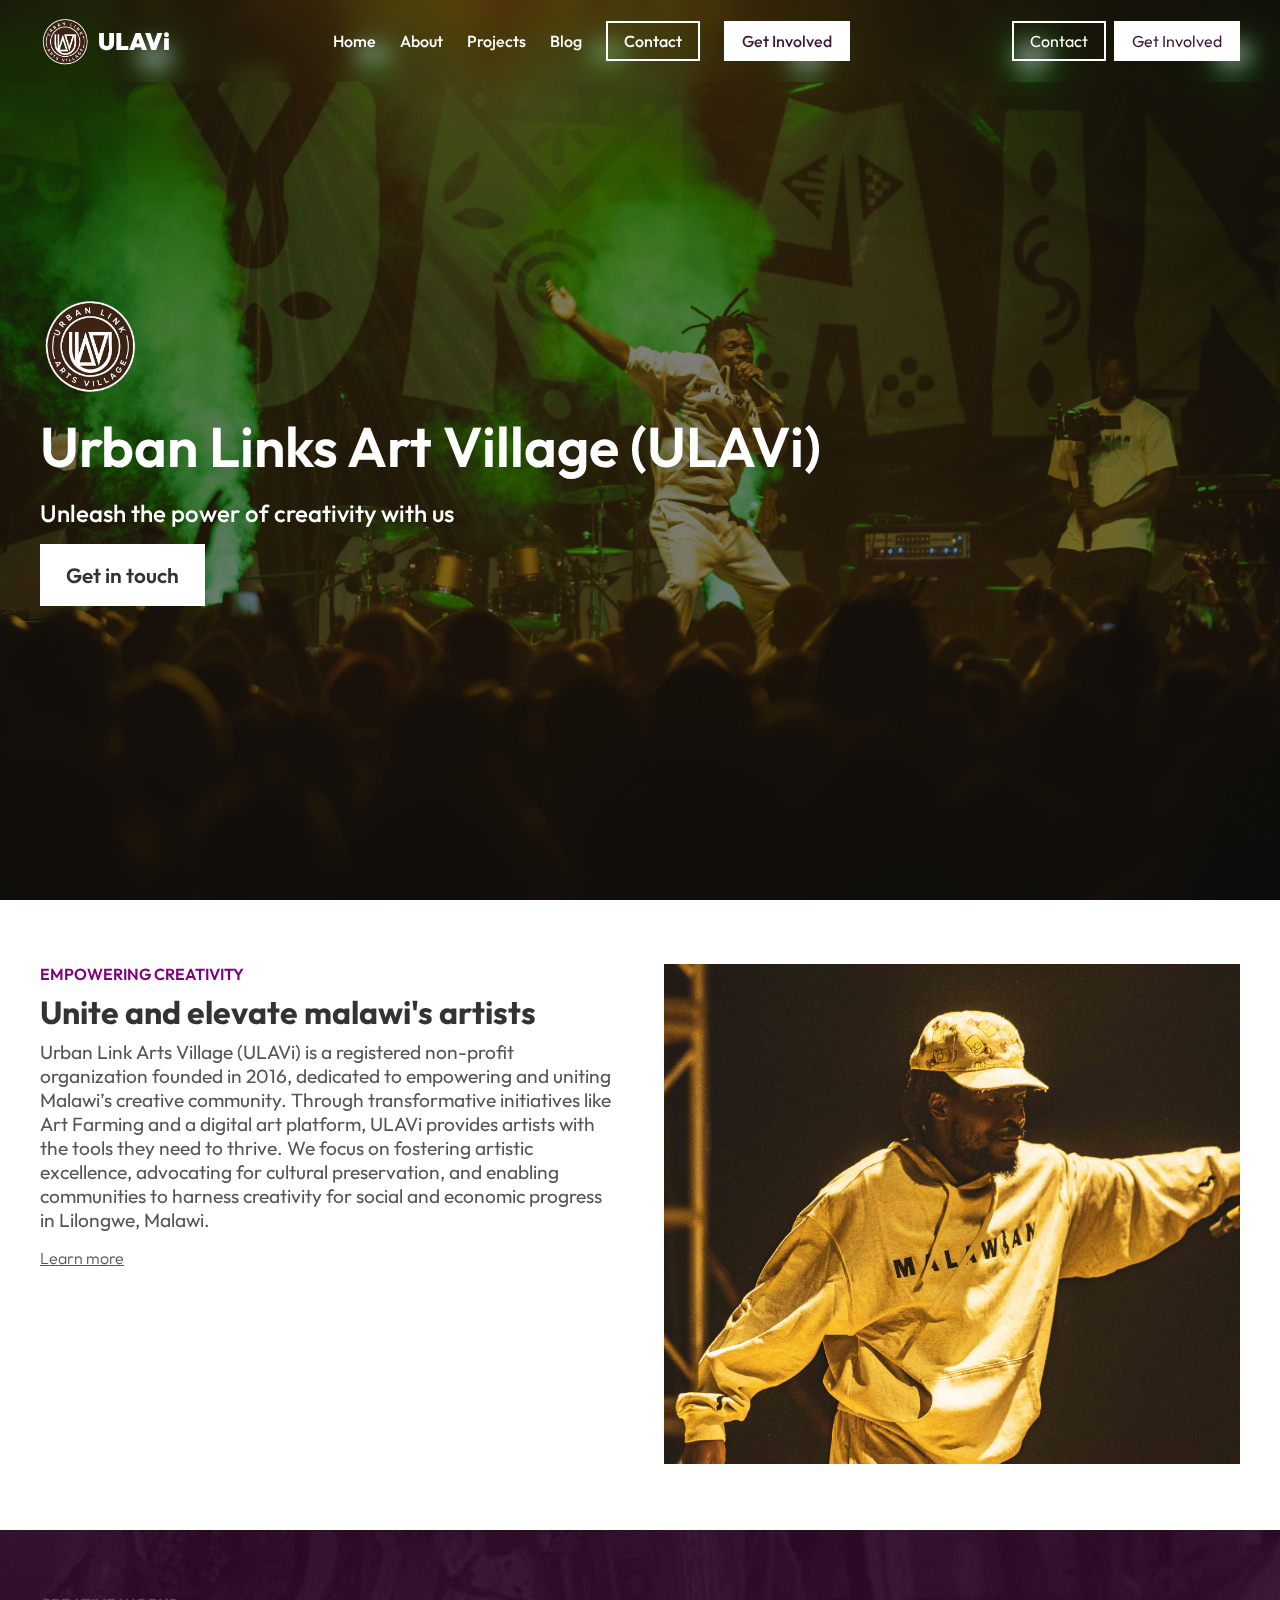
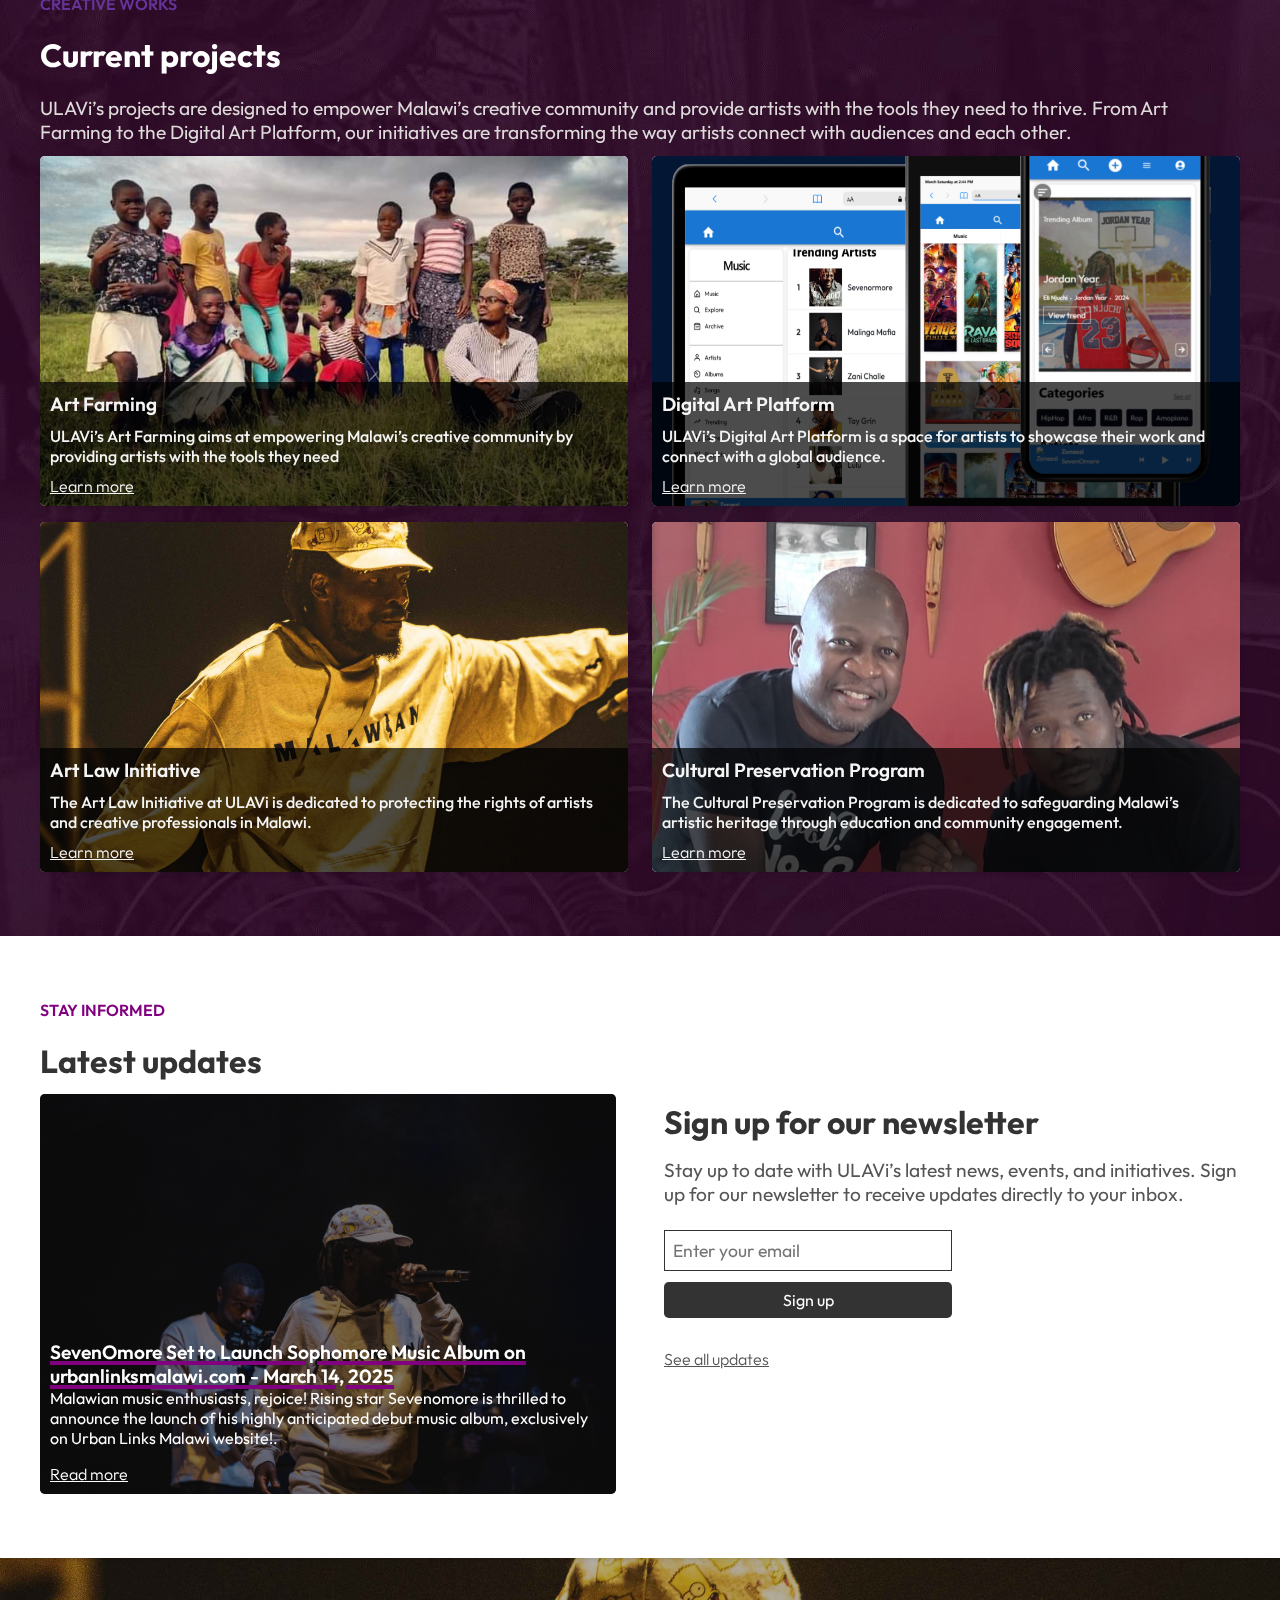
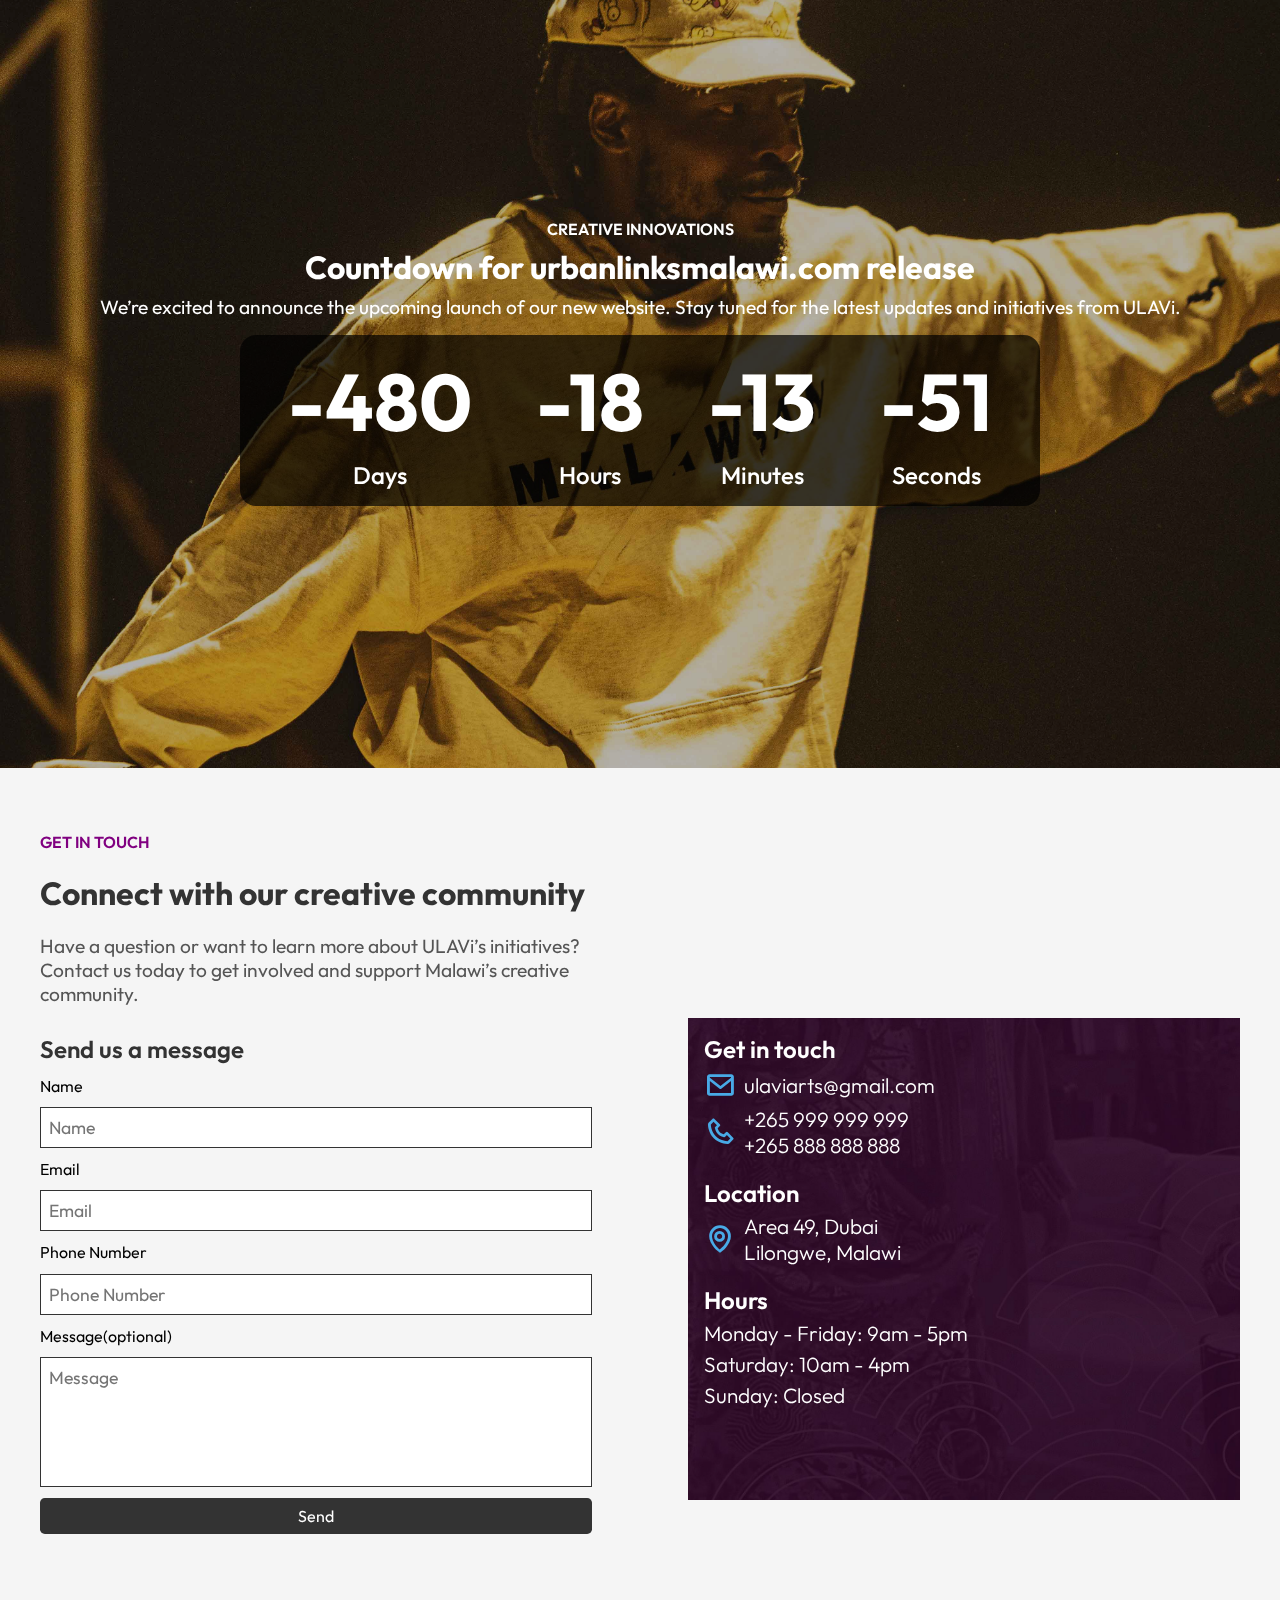
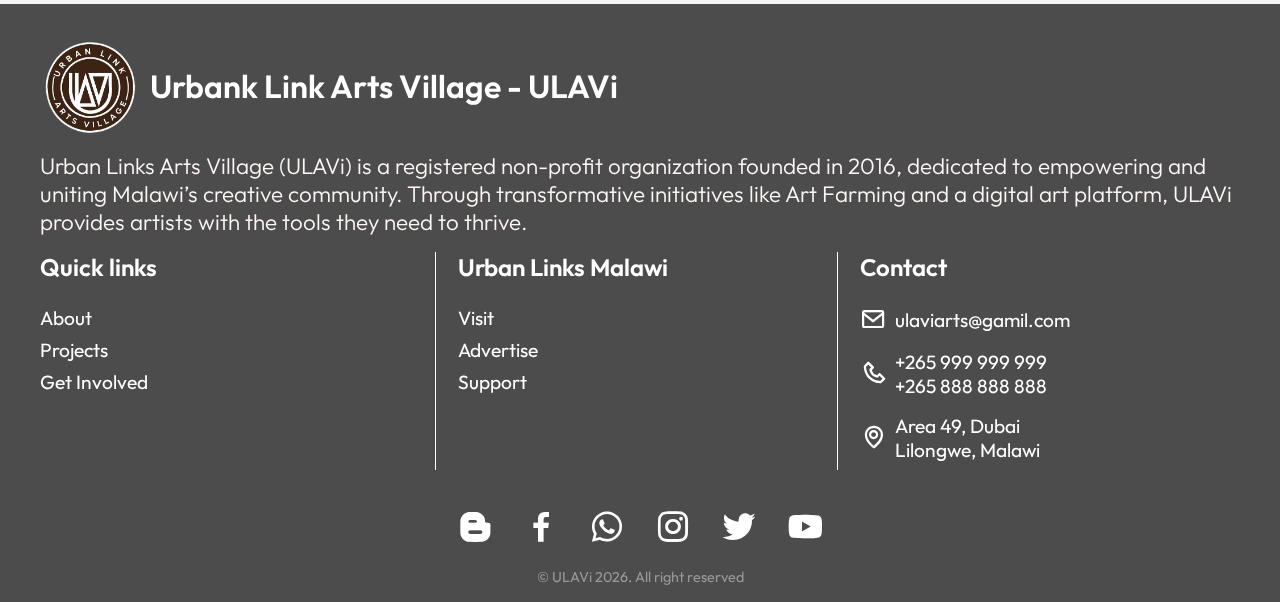
<file: index.html>
<!DOCTYPE html>
<html lang="en">

<head>
  <meta charset="UTF-8" />
  <meta name="viewport" content="width=device-width, initial-scale=1.0" />
  <link rel="stylesheet" href="styles/style.css" />
  <link rel="stylesheet" href="styles/main.css">
  <link
  rel="stylesheet"
  href="https://fonts.googleapis.com/css2?family=Material%20Symbols%20Outlined"
/>
  <link href='https://unpkg.com/boxicons@2.1.4/css/boxicons.min.css' rel='stylesheet'>
  <title>ULAVi</title>
</head>

<body>
  <header class="transparent" id="header">
    <div class="logo">
      <span id="open-menu-btn" class="material-symbols-outlined">
        menu
        </span>
      <span id="cls-menu-btn" class="material-symbols-outlined">
        close
        </span>
      <a class="logo" href="index.html">
        <img src="images/ulavi_logo.png" alt="ULAVi logo">
        <h1>ULAVi</h1>
      </a>
    </div>
    
    <nav id="nav">
      <ul>
        <li><a href="index.html">Home</a></li>
        <li><a href="pages/about.html">About</a></li>
        <li><a href="pages/projects.html">Projects</a></li>
        <li><a href="https://ulaviarts.blogspot.com">Blog</a></li>
        <li><a href="#contact-sect" class="contact-btn">Contact</a></li>
        <li><a href="#" class="header-btn">Get Involved</a></li>
      </ul>
    </nav>
    <div class="min-nav">
      <a href="#contact-sect" class="contact-btn">Contact</a>
      <a href="" class="header-btn">Get Involved</a>
    </div>
    
  </header>

  <section class="hero">
    <!-- <img src="images/TUMAINI MOVIN_46.JPG" alt="SevenOmore perfoming at TUMAINI MOVIN MINDS" /> -->
    <div class="hero-content">
      <img src='images/ulavi_logo.png' alt='ULAVi logo' style='width: 100px; height: 100px;'>
     
      <h1>Urban Links Art Village (ULAVi)</h1>
      <p>Unleash the power of creativity with us</p>
      <a href="#" class="btn">Get in touch</a>
    </div>
  </section>
  <section class="about ">
    <div class="sect-info ">
      <h3 class="phrase">Empowering creativity<h3>
          <h2 class="sect-title">Unite and elevate malawi's artists</h2>
          <p class="sect-desc">
            Urban Link Arts Village (ULAVi) is a registered non-profit organization founded in 2016, dedicated to
            empowering and uniting Malawi’s creative community. Through transformative initiatives like Art Farming and
            a digital art platform, ULAVi provides artists with the tools they need to thrive. We focus on fostering
            artistic excellence, advocating for cultural preservation, and enabling communities to harness creativity
            for social and economic progress in Lilongwe, Malawi.
          </p>
          <a href="pages/about.html" class="sect-link">Learn more</a>
    </div>
    <div class="sect-img">
      <img src="images/TUMAINI MOVIN_25.JPG" loading="lazy" alt="ULAVi artists at work" />
    </div>

  </section>
  <section class="projects-sect">
    <h2 class="phrase" style="color: rebeccapurple">Creative works</h2>
    <h3 class="sect-title" style="color: white">Current projects</h3>
    <p class="sect-desc" style="color: #dfdbdb;">
      ULAVi’s projects are designed to empower Malawi’s creative community and provide artists with the tools they need
      to
      thrive. From Art Farming to the Digital Art Platform, our initiatives are transforming the way artists connect
      with
      audiences and each other.
    </p>
    <div class="projects">
      <div class="project-card">
        <img src="images/img1.jpg" class="project-img" alt="ULAVi artists at work" />
        <div class='project-content'>
          <h3 class="project-title">Art Farming</h3>
          <p class="project-desc">
            ULAVi’s Art Farming aims at empowering Malawi’s creative community by providing artists with the tools they
            need
          </p>
          <a href="" class="project-link">Learn more</a>
        </div>

      </div>
      <div class="project-card">
        <img src="images/urbanlinksmalawi_5.jpg" class="project-img" alt="ULAVi artists at work" />
        <div class="project-content">
          <h3 class="project-title">Digital Art Platform</h3>
          <p class="project-desc">
            ULAVi’s Digital Art Platform is a space for artists to showcase their work and connect with a global
            audience.
          </p>
          <a href="" class="project-link">Learn more</a>
        </div>

      </div>
      <div class="project-card">
        <img src="images/TUMAINI MOVIN_25.JPG" class="project-img" alt="ULAVi artists at work" />
        <div class="project-content">
          <h3 class="project-title">Art Law Initiative </h3>
          <p class="project-desc">
            The Art Law Initiative at ULAVi is dedicated to protecting the
            rights of artists and creative professionals in Malawi.
          </p>
          <a href="" class="project-link">Learn more</a>
        </div>

      </div>
      <div class="project-card">
        <img src="images/ulavi_culture.jpg" class="project-img" alt="ULAVi artists at work" />
        <div class="project-content">
          <h3 class="project-title">Cultural preservation program </h3>
          <p class="project-desc">
            The Cultural Preservation Program is dedicated to safeguarding Malawi’s artistic heritage through education
            and community engagement.
          </p>
          <a href="" class="project-link">Learn more</a>
        </div>

      </div>
    </div>



  </section>
  <section class="latest-updates">
    <h2 class="phrase">Stay informed</h2>
    <h3 class="sect-title">Latest updates</h3>
    <div class="latests">
      <div class="latest-card">
        <img src="images/TUMAINI MOVIN_18.JPG" alt="">
        <div class="latest-info">
          <h3 class="latest-title">SevenOmore Set to Launch Sophomore Music Album on urbanlinksmalawi.com
            - March 14, 2025</h3>
          <p class="latest-desc">
            Malawian music enthusiasts, rejoice! Rising star Sevenomore is thrilled to announce the launch of his highly anticipated debut music album, exclusively on Urban Links Malawi website!.
          </p>
          <a href="https://ulaviarts.blogspot.com/2025/03/sevenomore-set-to-launch-debut-music.html" class="latest-link">Read more</a>
        </div>
      </div>
      <div class="latest-card">
        <h3 class="sect-title">Sign up for our newsletter</h3>
        <p class="sect-desc">
          Stay up to date with ULAVi’s latest news, events, and initiatives. Sign up for our newsletter to receive
          updates
          directly to your inbox.
        </p>
        <form action='POST'>
          <input type="email" placeholder="Enter your email" />
          <button type="submit">Sign up</button>
        </form>
        <a href="https://ulaviarts.blogspot.com" class="sect-link" target="_blank">See all updates</a>
      </div>
    </div>



  </section>
  <section class="countdown">
    <h2 class="phrase">Creative innovations</h2>
    <h3 class="sect-title">Countdown for urbanlinksmalawi.com release</h3>
    <p class="sect-desc">
      We’re excited to announce the upcoming launch of our new website. Stay tuned for the latest updates and
      initiatives from ULAVi.
    </p>
    <div class="countdown-timer">
      <div class="countdown-item">
        <h3 class="countdown-number" id="days">00</h3>
        <p class="countdown-text">Days</p>
      </div>
      <div class="countdown-item">
        <h3 class="countdown-number" id="hours">00</h3>
        <p class="countdown-text">Hours</p>
      </div>
      <div class="countdown-item">
        <h3 class="countdown-number" id="mins">00</h3>
        <p class="countdown-text">Minutes</p>
      </div>
      <div class="countdown-item">
        <h3 class="countdown-number" id="secs">00</h3>
        <p class="countdown-text">Seconds</p>
      </div>
      <script>
        // Set the date we're counting down to
        var countDownDate = new Date("Apr 01, 2025 00:00:00").getTime();

        // Update the count down every 1 second
        var x = setInterval(function () {

          // Get today's date and time
          var now = new Date().getTime();

          // Find the distance between now and the count down date
          var distance = countDownDate - now;

          // Time calculations for days, hours, minutes and seconds
          var days = Math.floor(distance / (1000 * 60 * 60 * 24));
          var hours = Math.floor((distance % (1000 * 60 * 60 * 24)) / (1000 * 60 * 60));
          var minutes = Math.floor((distance % (1000 * 60 * 60)) / (1000 * 60));
          var seconds = Math.floor((distance % (1000 * 60)) / 1000);

          // Display the result in the element with id="demo"
          document.getElementById("days").innerHTML = days;
          document.getElementById("hours").innerHTML = hours;
          document.getElementById("mins").innerHTML = minutes;
          document.getElementById("secs").innerHTML = seconds;

          // If the count down is finished, write some text
          if (distance < 0) {
            clearInterval(x);
            document.getElementById("demo").innerHTML = "EXPIRED";
          }
        }, 1000);
      </script>
  </section>
  <section class="contact-sect" id="contact-sect">
    <h2 class="phrase">Get in touch</h2>
    <h3 class="sect-title">Connect with our creative community</h3>
    <p class="sect-desc" style="max-width: 600px;">
      Have a question or want to learn more about ULAVi’s initiatives? Contact us today to get involved and support
      Malawi’s creative community.
    </p>
    <div class="contact-parts">
      <div class="contact-part">

        <form action='POST' class="contact-form">
          <h3 class="contact-title" style="color: #333;">Send us a message</h3>

          <label for="name">Name</label>
          <input type="text" placeholder="Name" id="name" />
          <label for="email">Email</label>
          <input type="email" placeholder="Email" id="email" />
          <label for="phone">Phone Number</label>
          <input type="tel" placeholder="Phone Number" id="phone" />

          <label for="message">Message(optional)</label>
          <textarea placeholder="Message" id='message'></textarea>
          <button type="submit">Send</button>
        </form>
      </div>
      <div class="contact-part contact-card">

        <div class="contact-info">
          <h3 class="contact-title">Get in touch</h3>
          <p class="contact-desc"><i class='bx bx-envelope'></i>ulaviarts@gmail.com</p>
          <p class="contact-desc">
            <i class='bx bx-phone'></i> +265 999 999 999 <br> +265 888 888 888
          </p>

          <h3 class="contact-title">
            Location
          </h3>
          <p class="contact-desc">
            <i class='bx bx-map'></i>Area 49, Dubai
            <br>Lilongwe, Malawi
          </p>
          <h3 class="contact-title">Hours</h3>
          <p class="contact-desc">Monday - Friday: 9am - 5pm</p>
          
          <p class="contact-desc">Saturday: 10am - 4pm</p>
          <p class="contact-desc">Sunday: Closed</p>
         
        </div>
      </div>
      <script>
        const form = document.querySelector('.contact-form');
        form.addEventListener('submit', (e) => {
          e.preventDefault();
          const name = document.getElementById('name').value;
          const email = document.getElementById('email').value;
          const phone = document.getElementById('phone').value;
          const message = document.getElementById('message').value;
          console.log(name, email, phone, message);
        });
        let formHeight = form.clientHeight;
        let contactCard = document.querySelector('.contact-card');
        contactCard.style.minHeight = `${formHeight}px`;
      </script>
  </section>
 <footer>
    <div class="footer-logo">
      <img src="images/ulavi_logo.png" alt="ULAVi logo">
      <h1>Urbank Link Arts Village - ULAVi</h1>
    </div>
    <p class="footer-desc">
      Urban Links Arts Village (ULAVi) is a registered non-profit organization founded in 2016, dedicated to
      empowering and uniting Malawi’s
      creative community. Through transformative initiatives like Art Farming and a digital art platform, ULAVi
      provides artists with the tools they need to thrive.
    </p>
 <div class="footer-container">
  <div class="footer-nav">
    <h3 class="footer-title">Quick links</h3>
    <ul >
     <li><a href="pages/about.html">About</a></li>
     <li><a href="">Projects</a></li>
     <li><a href="">Get Involved</a></li>
  
    </ul>
  </div>
  <div class="footer-xternal-links">
    <h3 class="footer-title">Urban Links Malawi</h3>
    <ul>
     <li><a href='http://www.urbanlinksmalawi.com' target="_blank">Visit</li>
     <li><a href="">Advertise</a></li>
     <li><a href="">Support</a></li>
    </ul>
  </div>
  <div class="footer-contact">
    <h3 class="footer-title">Contact</h3>
    <p><i class="bx bx-envelope"></i>ulaviarts@gamil.com</p>
    <p><i class="bx bx-phone"></i>+265 999 999 999 <br> +265 888 888 888</p>
    <p><i class="bx bx-map"></i>Area 49, Dubai <br> Lilongwe, Malawi</p>
  </div>
 </div>
 <div class="footer-social-links">
  <a href="https://ulaviarts.blogspot.com" target="_blank"><i class='bx bxl-blogger'></i></a>
  <a href="" target="_blank"><i class='bx bxl-facebook'></i></a>
  <a href="" target="_blank"><i class='bx bxl-whatsapp'></i></a>
  <a href="" target="_blank"><i class='bx bxl-instagram'></i></a>
  <a href="" target="_blank"><i class='bx bxl-twitter'></i></a>
  <a href="" target="_blank"><i class='bx bxl-youtube'></i></a>
 </div>
 <p class="copy">&copy; ULAVi <span id="current-year"></span>. All right reserved</p>
 <script>
  const currentYear = new Date().getFullYear();
  document.getElementById('current-year').textContent = currentYear;
 </script>
 </footer>
  <script src="index.js"></script>
</body>
</html>
</file>
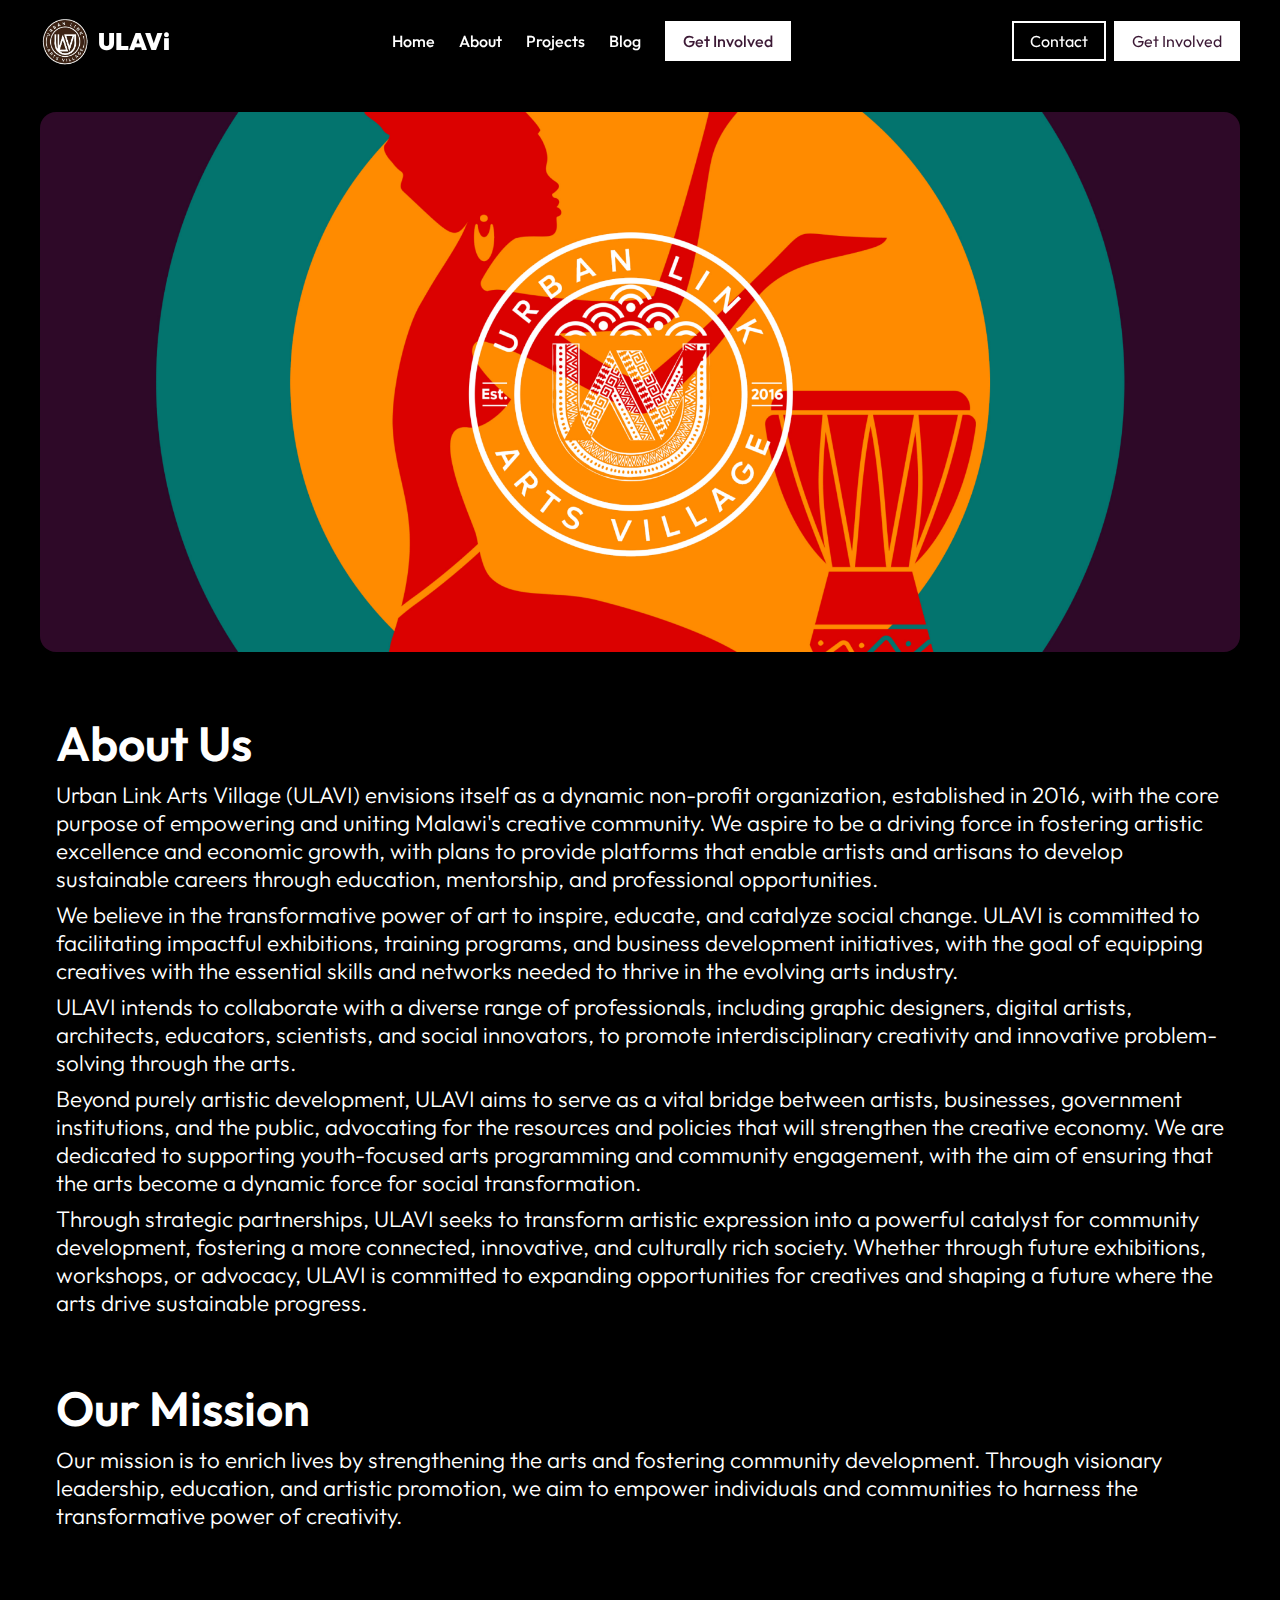
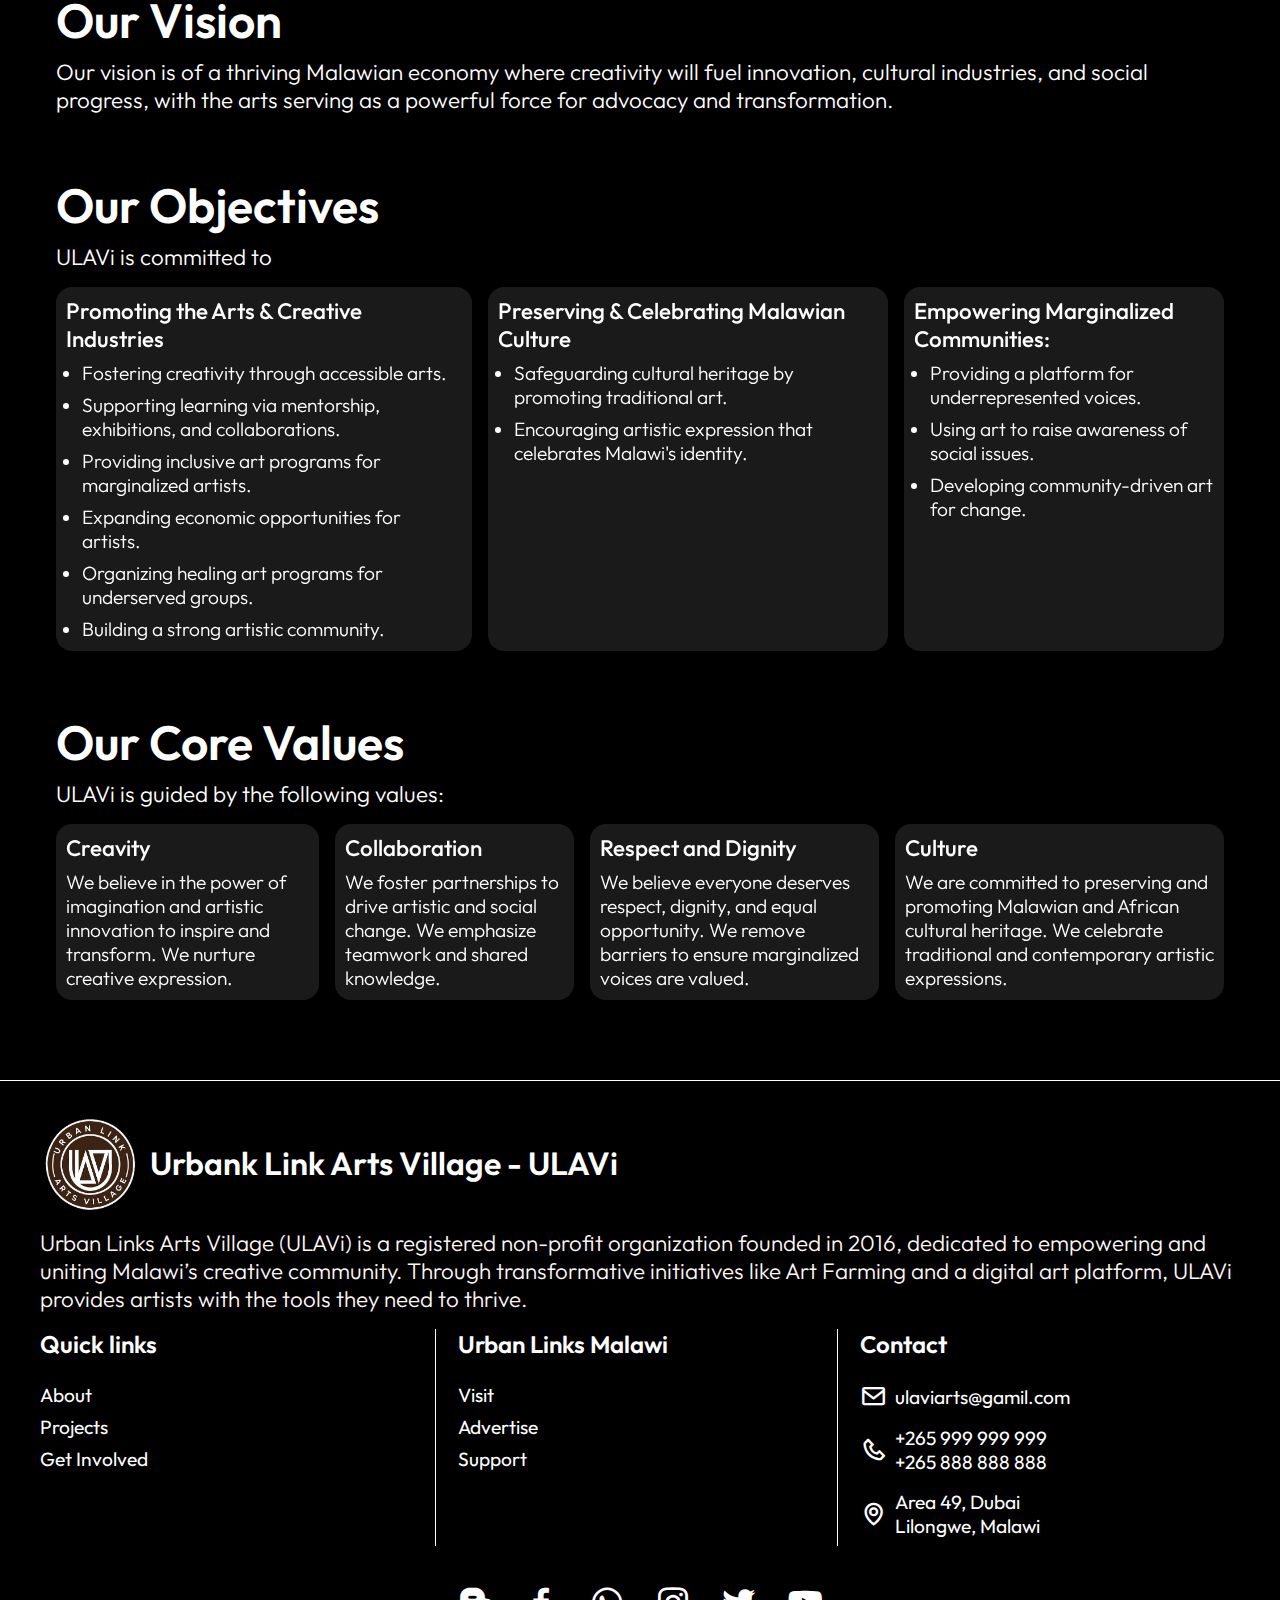
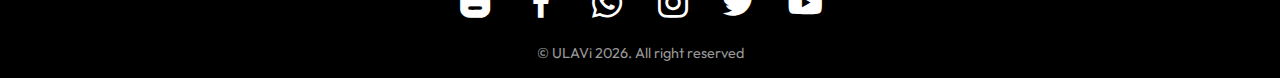
<file: pages/about.html>
<!DOCTYPE html>
<html lang="en">

<head>
  <meta charset="UTF-8" />
  <meta name="viewport" content="width=device-width, initial-scale=1.0" />
  <link rel="stylesheet" href="../styles/main.css" />
  <link rel="stylesheet" href="../styles/about.css" />
  <link
  rel="stylesheet"
  href="https://fonts.googleapis.com/css2?family=Material%20Symbols%20Outlined"
/>
  <link href='https://unpkg.com/boxicons@2.1.4/css/boxicons.min.css' rel='stylesheet'>
  <title>ULAVi ~ About</title>
</head>

<body style="background: black">
  <header class="transparent" id="header">
    <div class="logo">
      <span id="open-menu-btn" class="material-symbols-outlined">
        menu
        </span>
      <span id="cls-menu-btn" class="material-symbols-outlined">
        close
        </span>
      <a class="logo" href="index.html">
        <img src="../images/ulavi_logo.png" alt="ULAVi logo">
        <h1>ULAVi</h1>
      </a>
    </div>
    
    <nav id="nav">
      <ul>
        <li><a href="../index.html">Home</a></li>
        <li><a href="./about.html">About</a></li>
        <li><a href="./projects.html">Projects</a></li>
        <li><a href="https://ulaviarts.blogspot.com">Blog</a></li>
        <li><a href="#" class="header-btn">Get Involved</a></li>
      </ul>
    </nav>
    <div class="min-nav">
      <a href="#contact-sect" class="contact-btn">Contact</a>
      <a href="" class="header-btn">Get Involved</a>
    </div>
    
  </header>

  <section class="about-section">
    <div class="about-banner"></div>
    <div class="abu-card">
      
    <h2 class="about-heading">About Us</h2>
    <p class="about-us-text">
      Urban Link Arts Village (ULAVI) envisions itself as a dynamic non-profit organization, established in 2016, with
      the core purpose of empowering and uniting Malawi's creative community. We aspire to be a driving force in
      fostering artistic excellence and economic growth, with plans to provide platforms that enable artists and
      artisans to develop sustainable careers through education, mentorship, and professional opportunities.
    </p>
    <p class="about-us-text">
      We believe in the transformative power of art to inspire, educate, and catalyze social change. ULAVI is committed
      to facilitating impactful exhibitions, training programs, and business development initiatives, with the goal of
      equipping creatives with the essential skills and networks needed to thrive in the evolving arts industry.
    </p>
    <p class="about-us-text">
      ULAVI intends to collaborate with a diverse range of professionals, including graphic designers, digital artists,
      architects, educators, scientists, and social innovators, to promote interdisciplinary creativity and innovative
      problem-solving through the arts.
    </p>
    <p class="about-us-text">
      Beyond purely artistic development, ULAVI aims to serve as a vital bridge between artists, businesses, government
      institutions, and the public, advocating for the resources and policies that will strengthen the creative economy.
      We are dedicated to supporting youth-focused arts programming and community engagement, with the aim of ensuring
      that the arts become a dynamic force for social transformation.
    </p>
    <p class="about-us-text">
      Through strategic partnerships, ULAVI seeks to transform artistic expression into a powerful catalyst for
      community development, fostering a more connected, innovative, and culturally rich society. Whether through future
      exhibitions, workshops, or advocacy, ULAVI is committed to expanding opportunities for creatives and shaping a
      future where the arts drive sustainable progress.
    </p>


  </div>
<div class="abu-card">
    <h2 class="about-heading">Our Mission</h2>
    <p class="about-us-text">
      Our mission is to enrich lives by strengthening the arts and fostering community development. Through
      visionary leadership, education, and artistic promotion, we aim to empower individuals and communities to
      harness the transformative power of creativity.
    </p>
  </div>
  <div class="abu-card">
    <h2 class="about-heading">Our Vision</h2>
    <p class="about-us-text">
      Our vision is of a thriving Malawian economy where creativity will fuel innovation, cultural industries, and
      social progress, with the arts serving as a powerful force for advocacy and transformation.
    </p>
  </div>

    <div class="abu-card">
      <h2 class="about-heading sml">Our Objectives</h2>
      <p class="about-us-text">ULAVi is committed to</p>
      <div class="abu-min-container">
      <div class="abu-min">
        <h2 class="about-heading x-sml">Promoting the Arts & Creative Industries</h2>  <ul>
            <li>Fostering creativity through accessible arts.</li>
            <li>Supporting learning via mentorship, exhibitions, and collaborations.</li>
            <li>Providing inclusive art programs for marginalized artists.</li>
            <li>Expanding economic opportunities for artists.</li>
            <li>Organizing healing art programs for underserved groups.</li>
            <li>Building a strong artistic community.</li>
          </ul>
      </div>
       
        
        <div class="abu-min">
          <h2 class="about-heading x-sml">Preserving & Celebrating Malawian Culture</h2>
          <ul>
            <li>Safeguarding cultural heritage by promoting traditional art.</li>
            <li>Encouraging artistic expression that celebrates Malawi's identity.</li>
          </ul>
        </div>
        <div class="abu-min">
          <h2 class="about-heading x-sml">Empowering Marginalized Communities:</h2>
          <ul>
            <li>Providing a platform for underrepresented voices.</li>
            <li>Using art to raise awareness of social issues.</li>
            <li>Developing community-driven art for change.</li>
          </ul>
        </div>
        </div>

     
    </div>
    <div class="abu-card">
      <h2 class="about-heading sml">Our Core Values</h2>
      <p class="about-us-text">ULAVi is guided by the following values:</p>
      <div class="abu-min-container">

      
      <div class="abu-min">
        <h2 class="about-heading x-sml">Creavity</h2>
        <p class="about-us-text sml">We believe in the power of imagination and artistic innovation to inspire and transform. We
          nurture creative expression.</p>
      </div>
      <div class="abu-min">
        <h2 class="about-heading x-sml">Collaboration</h2>
        <p class="about-us-text sml">We foster partnerships to drive artistic and social change. We emphasize teamwork and shared
          knowledge.</p>
      </div>
      <div class="abu-min">
        <h2 class="about-heading x-sml">Respect and Dignity</h2>
        <p class="about-us-text sml">We believe everyone deserves respect, dignity, and equal opportunity. We remove barriers to
          ensure marginalized voices are valued.</p>
      </div>
      <div class="abu-min">
        <h2 class="about-heading x-sml">Culture</h2>
        <p class="about-us-text sml">We are committed to preserving and promoting Malawian and African cultural heritage. We
          celebrate traditional and contemporary artistic expressions.</p>
      </div></div>
    </div>
        
      
    </div>

    </div>
  </section>


  <footer>
    <div class="footer-logo">
      <img src="../images/ulavi_logo.png" alt="ULAVi logo">
      <h1>Urbank Link Arts Village - ULAVi</h1>
    </div>
    <p class="footer-desc">
      Urban Links Arts Village (ULAVi) is a registered non-profit organization founded in 2016, dedicated to
      empowering and uniting Malawi’s
      creative community. Through transformative initiatives like Art Farming and a digital art platform, ULAVi
      provides artists with the tools they need to thrive.
    </p>
 <div class="footer-container">
  <div class="footer-nav">
    <h3 class="footer-title">Quick links</h3>
    <ul >
     <li><a href="about.html">About</a></li>
     <li><a href="">Projects</a></li>
     <li><a href="">Get Involved</a></li>
  
    </ul>
  </div>
  <div class="footer-xternal-links">
    <h3 class="footer-title">Urban Links Malawi</h3>
    <ul>
     <li><a href='http://www.urbanlinksmalawi.com' target="_blank">Visit</li>
     <li><a href="">Advertise</a></li>
     <li><a href="">Support</a></li>
    </ul>
  </div>
  <div class="footer-contact">
    <h3 class="footer-title">Contact</h3>
    <p><i class="bx bx-envelope"></i>ulaviarts@gamil.com</p>
    <p><i class="bx bx-phone"></i>+265 999 999 999 <br> +265 888 888 888</p>
    <p><i class="bx bx-map"></i>Area 49, Dubai <br> Lilongwe, Malawi</p>
  </div>
 </div>
 <div class="footer-social-links">
  <a href="https://ulaviarts.blogspot.com" target="_blank"><i class='bx bxl-blogger'></i></a>
  <a href="" target="_blank"><i class='bx bxl-facebook'></i></a>
  <a href="" target="_blank"><i class='bx bxl-whatsapp'></i></a>
  <a href="" target="_blank"><i class='bx bxl-instagram'></i></a>
  <a href="" target="_blank"><i class='bx bxl-twitter'></i></a>
  <a href="" target="_blank"><i class='bx bxl-youtube'></i></a>
 </div>
 <p class="copy">&copy; ULAVi <span id="current-year"></span>. All right reserved</p>
 <script>
  const currentYear = new Date().getFullYear();
  document.getElementById('current-year').textContent = currentYear;
 </script>
 <script src="../index.js"></script>
 </footer>
</body>

</html>
</file>
<file: styles/style.css>
body {
  background-color: #f5f5f5;
  height: 100vh;
  width: 100vw;
  overflow-x: hidden;
  background: url("../images/TUMAINI MOVIN_46.JPG") no-repeat center
    center/cover;
  background-attachment: fixed;
  background-size: cover;
  background-position: center;
}

.donate-btn {
  border: 2px solid #fff;
  background-color: #fff;
  color: #3c1935;
  padding: 0.5rem 1rem;
}

.hero {
  display: flex;
  justify-content: center;
  align-items: center;
  height: 100vh !important;
  position: relative;
  overflow: hidden;
  padding: 0 !important;
}

.hero .hero-content {
  height: 100%;
  width: 100%;
  position: absolute;
  display: flex;
  flex-direction: column;
  align-items: flex-start;
  justify-content: center;
  gap: 1rem;
  padding: 0 var(--lr-padding);
  color: #fff;
  background-color: rgba(0, 0, 0, 0.5);
}

.hero .hero-content h1 {
  font-size: 3.5rem;
  font-weight: 600;
}

.hero .hero-content p {
  font-size: 1.5rem;
  font-weight: 500;
}

section {
  padding: 4rem var(--lr-padding);
  display: flex;
  gap: 0.8rem;
  flex-direction: row;
}

.about {
  height: 70vh;
  background: #fff;
  justify-content: space-between;
}

.about .sect-info {
  flex-direction: column;
  display: flex;
  width: 48%;
  height: 100%;
}

.about .sect-img {
  width: 48%;
  height: 100%;
  max-height: 500px;
  overflow: hidden;
}

.about .sect-img img {
  width: 100%;
  height: 100%;
  object-fit: cover;
  object-position: center;
}

.phrase {
  font-size: 1rem;
  color: #333;
  font-weight: 600;
  text-transform: uppercase;
  color: purple;
}

.sect-title {
  font-size: 32px;
  font-weight: 700;
  color: #333;
  margin: 0.5rem 0 0;
}

.sect-desc {
  font-size: 1.2rem;
  font-weight: normal;
  color: #555;
  margin: 0.5rem 0 0;
}

.sect-link {
  font-size: 1rem;
  font-weight: 300;
  color: #555;
  text-decoration: underline;
  margin-top: 1rem;
}

.sect-link:hover {
  color: #000;
}

.projects-sect {
  flex-direction: column;
  background-color: #000;
  background: url("../images/ART445.jpg") no-repeat center center/cover;
  color: #fff;
}

.projects {
  display: flex;
  flex-wrap: wrap;
  justify-content: space-between;
  gap: 1rem;
}

.projects .phrase.blueviolet {
  color: blueviolet !important;
}

.projects .sect-title.white {
  color: #fff !important;
}

.project-card {
  position: relative;
  display: flex;
  flex-direction: column;
  gap: 0.5rem;
  background-color: white;
  box-shadow: 0 2px 4px rgba(0, 0, 0, 0.1);
  width: 49%;
  height: 350px;
  border-radius: 0.3rem;
  overflow: hidden;
}

.project-card img {
  width: 100%;
  height: 100%;
  object-fit: cover;
  object-position: center;
}

.project-content {
  position: absolute;
  bottom: 0;
  left: 0;
  width: 100%;
  display: flex;
  flex-direction: column;
  justify-content: flex-end;
  background: rgba(0, 0, 0, 0.7);
  padding: 10px;
  gap: 10px;
}

.project-title {
  font-size: 1.2rem;
  text-transform: capitalize;
  font-weight: 600;
  color: #f5f5f5;
}

.project-desc {
  font-size: 1rem;
  font-weight: 500;
  color: #f5f5f5;
}

.project-link {
  font-size: 1rem;
  font-weight: 300;
  color: #f5f5f5;
  text-decoration: underline;
}

.latest-updates {
  display: flex;
  flex-direction: column;
  flex-wrap: wrap;
  background-color: #fff;
  color: #fff !important;
  box-shadow: 0 2px 4px rgba(0, 0, 0, 0.1);
}

.latests {
  display: flex;
  flex-wrap: wrap;
  justify-content: space-between;
}

.latest-card {
  display: flex;
  flex-direction: column;
  gap: 0.5rem;
  width: 48%;
  height: 400px;
  border-radius: 0.3rem;
  border-radius: 0.3rem;
  overflow: hidden;
  position: relative;
}

.latest-card img {
  width: 100%;
  height: 100%;
  object-fit: cover;
  object-position: center;
}

.latest-card .latest-info {
  position: absolute;
  top: 0;
  left: 0;
  width: 100%;
  height: 100%;
  display: flex;
  flex-direction: column;
  justify-content: flex-end;
  padding: 10px;
  background-color: rgba(0, 0, 0, 0.5);
  color: #fff;
}

.latest-title {
  font-size: 1.2rem;
  font-weight: 600;
  color: #fff;
  text-decoration: underline;
  text-decoration-color: purple;
  text-decoration-thickness: 4px;
  text-decoration-style: solid;
}

.latest-desc {
  font-size: 1rem;
  font-weight: 400;
  color: #fff;
}

.latest-link {
  font-size: 1rem;
  font-weight: 300;
  color: #fff;
  text-decoration: underline;
  margin-top: 1rem;
}

form {
  display: flex;
  flex-direction: column;
  gap: 0.7rem;
  width: 50%;
  margin: 1rem 0 0.4rem;
}

form input,
form textarea,
form select {
  padding: 0.5rem;
  border: 1px solid #333;
  font-size: 1.1rem;
  width: 100%;
  display: block;
}

form button {
  padding: 0.5rem;
  background-color: #333;
  color: #fff;
  border: none;
  border-radius: 0.3rem;
  font-size: 1rem;
  cursor: pointer;
}

.countdown {
  flex-direction: column;
  align-items: center;
  justify-content: center;
  gap: unset;
  background: rgba(0, 0, 0, 0.3);
  height: 90vh;
  position: relative;
}

.countdown::before {
  content: "";
  position: absolute;
  top: 0;
  left: 0;
  width: 100%;
  height: 100%;
  background: url("../images/TUMAINI\ MOVIN_25.JPG") no-repeat center
    center/cover;
  backdrop-filter: blur(10px);
  z-index: -1;
}

.countdown * {
  color: #fff;
  text-align: center;
}

.countdown-timer {
  display: flex;
  justify-content: center;
  align-items: center;
  margin-top: 1rem;
  justify-content: space-around;
  width: 90%;
  max-width: 800px;
  padding: 1rem;
  background-color: rgba(0, 0, 0, 0.7);
  border-radius: 1rem;
  color: #fff !important;
}

.countdown-item {
  display: flex;
  flex-direction: column;
  align-items: center;
  gap: 0.5rem;
}

.countdown-number {
  font-size: 5rem;
  font-weight: 700;
  color: #fff !important;
}

.countdown-text {
  font-size: 1.5rem;
  font-weight: 500;
  color: #fff !important;
}
.contact-sect {
  flex-direction: column;
  background-color: #f5f5f5;
}
.contact-parts {
  display: flex;
  flex-wrap: wrap;
  justify-content: space-between;
}
.contact-part {
  width: 46%;
  height: 100%;
  display: flex;
  flex-direction: column;
}
.contact-part form {
  width: 100%;
}

.contact-title {
  font-size: 1.5rem;
  font-weight: 700;
  color: #333;
}

textarea {
  resize: none;
  height: 130px;
}

.contact-card {
  /* background: #d0d0d5; */
  background: url("../images/ART445.jpg") no-repeat center center/cover;
  color: #fff;
  font-size: 1.1rem;
  padding: 1rem;
}

.contact-title {
  font-size: 1.5rem;
  font-weight: 600;
  color: #fff;
}

.contact-title:not(:first-child) {
  margin-top: 20px;
}

.contact-desc {
  font-size: 1.3rem;
  font-weight: 300;
  margin: 5px 0;
}
.contact-desc:has(i) {
  display: flex;
  align-items: center;
  gap: 0.5rem;
}

.contact-desc i {
  font-size: 2rem;
  color: #48aae6;
}

@media (max-width: 1000px) {
  .hero .hero-content h1 {
    font-size: 3rem;
    font-weight: 500;
  }

  .hero .hero-content p {
    font-size: 1.3rem;
    font-weight: 400;
  }

  .sect-title {
    font-size: 28px;
    font-weight: 600;
  }
  .sect-desc {
    font-size: 1.1rem;
  }
  .projects {
    gap: 0.7rem;
  }
  .project-card {
    width: 49%;
  }

  .latest-updates {
    height: fit-content;
  }

  .latests {
    flex-direction: column;
    gap: 1.5rem;
  }
  .latest-card {
    width: 100%;
    height: 40%;
  }
  .latest-card form {
    width: 100%;
  }

  .countdown-number {
    font-size: 3rem;
    font-weight: 500;
  }

  .countdown-text {
    font-size: 1.2rem;
    font-weight: 400;
  }

  .contact-parts {
    flex-direction: column;
    gap: 1rem;
  }

  .contact-part {
    width: 80%;
  }
}

@media (max-width: 600px) {
  .hero .hero-content h1 {
    font-size: 2rem;
  }
  .hero .hero-content p {
    font-size: 1.2rem;
    font-weight: 300;
  }
  section {
    flex-direction: column;
  }

  .sect-desc {
    font-size: 1.2rem;
  }
  
.about {
  height: auto;
 gap: 1rem;
}

.about .sect-info {
  flex-direction: column;
  display: flex;
  width: 100%;
  height: 100%;
}

.about .sect-img {
  width: 100%;
  margin: 0 auto;
}

.projects{
  flex-direction: column;
}
.project-card{
  width: 100%;
  height: 400px;
}

.latest-title{
  font-size: 1.1rem;
  font-weight: 500;
}
.latest-desc{
  font-weight: 300;
}

.contact-part{
  width: 100%;
}

}
</file>
<file: styles/main.css>
@import url("https://fonts.googleapis.com/css2?family=Outfit:wght@100..900&display=swap");

:root {
  --lr-padding: calc((100vw - 1200px) / 2);
}

* {
  padding: 0;
  margin: 0;
  box-sizing: border-box;
  font-family: "Outfit", sans-serif;
  scroll-behavior: smooth;
}

header {
  position: fixed;
  top: 0;
  z-index: 1000;
  width: 100%;
  display: flex;
  justify-content: space-between;
  align-items: center;
  padding: 1rem var(--lr-padding);
  background-color: #3c1935;
  transition: all 0.3s;
}

header.transparent {
  background-color: transparent;
  backdrop-filter: blur(10px);
  box-shadow: none;
  border-bottom: none;
}

header.transparent .btn {
  background-color: #fff !important;
  color: #333 !important;
}

header .logo {
  display: flex;
  align-items: center;
  gap: 0.5rem;
  height: 100%;
  text-decoration: none;
}

header .logo img {
  width: 50px;
  height: 50px;
}

header .logo h1 {
  font-size: 1.5rem;
  font-weight: 900;
  color: #fff;
}

header nav ul {
  display: flex;
  align-items: center;
  gap: 1.5rem;
  height: 100%;
}

header nav ul li {
  list-style: none;
  height: 100%;
  display: flex;
  align-items: center;
}

header nav ul li a {
  color: #fff;
  text-decoration: none;
  font-size: 1rem;
  font-weight: 500;
  display: flex;
  align-items: center;
}

.contact-btn {
  border: 2px solid #fff;
  padding: 0.5rem 1rem;
}

.header-btn {
  border: 2px solid #fff;
  background-color: #fff;
  color: #3c1935;
  padding: 0.5rem 1rem;
  text-decoration: none;
}

.btn {
  display: inline-block;
  padding: 1rem 1.5rem;
  background-color: #fff;
  color: #333;
  text-decoration: none;
  font-size: 1.3rem;
  font-weight: 600;
  border: 2px solid #fff;
  transition: all 0.1s;
  width: fit-content;
}

.btn:hover {
  background-color: #333;
  color: #fff;
}

.min-nav {
  display: flex;
  align-items: center;
  gap: 0.5rem;
}

.min-nav .contact-btn {
  color: white;
  text-decoration: none;
}

#open-menu-btn,
#cls-menu-btn {
  cursor: pointer;
  font-size: 2.5rem;
  color: white;
  display: none;
}

footer {
  background: rgba(0, 0, 0, 0.7);
  color: #fff;
  padding: 2rem var(--lr-padding) 1rem;
  display: flex;
  flex-direction: column;
}

footer .footer-logo {
  display: flex;
  align-items: center;
  gap: 10px;
}

.footer-logo img {
  width: 100px;
  height: 100px;
}

.footer-logo h1 {
  font-size: 2rem;
  font-weight: 600;
}

.footer-desc {
  font-size: 1.4rem;
  font-weight: 300;
  margin: 1rem 0;
  color: #fff6f6;
}

.footer-container {
  display: flex;
  justify-content: space-between;
}

.footer-container div {
  width: 33%;
}
.footer-container div:not(:first-child) {
  padding-left: 1rem;
}

.footer-nav {
  display: flex;
  flex-direction: column;
  border-right: 1px solid #fff;
}
.footer-title {
  font-size: 1.5rem;
  font-weight: 600;
  margin-bottom: 1rem;
  color: #fff;
}

footer ul {
  list-style: none;
}

footer ul li {
  margin: 0.5rem 0;
}

footer ul li a {
  text-decoration: none;
  color: #fff;
  font-size: 1.2rem;
  transition: all 0.3s;
}
footer ul li a:hover {
  color: #999;
}

.footer-xternal-links {
  display: flex;
  flex-direction: column;
  border-right: 1px solid #fff;
}
.footer-contact {
  display: flex;
  flex-direction: column;
  color: #fff;
}

.footer-contact p {
  margin: 0.5rem 0;
  display: flex;
  align-items: center;
  gap: 0.5rem;
  font-size: 1.2rem;
}

.footer-contact p i {
  font-size: 1.7rem;
}

.footer-social-links {
  display: flex;
  justify-content: center;
  gap: 1rem;
  margin-top: 2rem;
}

.footer-social-links a {
  text-decoration: none;
}
.footer-social-links a i {
  font-size: 2.5rem;
  color: #fff;
  transition: all 0.3s;
  padding: 5px;
  border-radius: 2px;
}
.footer-social-links a i:hover {
  background: #9999993b;
}

.copy {
  font-size: 0.9rem;
  text-align: center;
  margin-top: 1rem;
  color: #999;
}

@media (max-width: 1200px) {
  body {
    --lr-padding: 50px;
  }
}

@media (max-width: 1000px) {
  body {
    --lr-padding: 30px;
  }
  #overlay {
    display: block;
  }
  #open-menu-btn {
    display: block;
  }

  header {
    background-color: black;
  }

  header nav {
    position: absolute;
    top: 100%;
    right: 0;
    z-index: 3;
    transform: translateX(-100%);
    background-color: black;
    width: 100dvw;
    height: 80vh;
    padding: 1rem var(--lr-padding);
    align-items: flex-end;
    justify-content: flex-end;
    transition: transform 0.3s ease;
  }

  header nav ul {
    flex-direction: column;
    justify-content: flex-start;
    align-items: flex-start;
    gap: 2rem;
    padding: 10px 20px;
    height: auto;
  }

  .footer-logo img {
    width: 80px;
    height: 80px;
  }

  .footer-desc {
    font-size: 1.2rem;
  }
}

@media (max-width: 600px) {
  header.transparent {
    background: rgba(0, 0, 0, 0.9);
  }
  header nav {
    height: 100vh;
  }

  .min-nav {
    display: none;
  }

  .logo:first-child {
    width: 100%;
    justify-content: space-between;
  }

  .footer-logo h1 {
    font-size: 1rem;
  }


  .footer-desc{
    font-size: 0.9rem;
  }
  .footer-container {
    flex-direction: column;
    gap: 1rem;
  }

  .footer-container div {
    width: 100%;
    border: none;
    padding: unset;
    border-bottom: 1px solid #fff;
  }

  .footer-container div:not(:first-child) {
    padding-left: 0rem;
  }
  .footer-social-links a i {
    font-size: 1.5rem;
  }
}
</file>
<file: styles/about.css>
body {
  background: #000;
  color: #fff;
}
section {
  padding: 4rem var(--lr-padding);
  display: flex;
  gap: 0.8rem;
  display: flex;
  flex-direction: column;
}

.about-banner {
  display: flex;
  align-items: flex-end;
  height: 60vh;
  background: url("../images/ART.jpg") no-repeat center center/cover;
  color: #fff;
  padding: 1rem 2rem;
  margin: 3rem 0 1rem;
  border-radius: 1rem;
}

.about-heading {
  font-size: 3rem;
  font-weight: 600;
  margin-bottom: 0.5rem;
}

.about-us-text {
  font-size: 1.4rem;
  font-weight: 300;
  margin-top: 0.5rem;
}

.abu-card {
  padding: 1rem;
  border-radius: 1rem;
}

.abu-card:not(:first-child) {
  margin-top: 1rem;
}
.abu-min-container {
  display: flex;
  gap: 1rem;
  justify-content: space-between;
  margin-top: 1rem;
}

.abu-min {
  display: flex;
  flex-direction: column;
  padding: 10px;
  background: rgba(255, 255, 255, 0.1);
  backdrop-filter: blur(5px);
  border-radius: 1rem;
}

.about-heading.x-sml {
  font-size: 1.4rem;
  font-weight: 500;
  margin-bottom: 0;
}

.about-us-text.sml,
.abu-min ul li {
  font-size: 1.2rem;
  font-weight: 300;
}

.abu-min ul {
  margin-top: 0.5rem;
  display: flex;
  flex-direction: column;
  gap: 0.5rem;
  padding-left: 1rem;
}

.abu-list {
  display: flex;
  flex-direction: column;
  gap: 1rem;
  margin-top: 1rem;
  padding-left: 1rem;
}

.abu-list li {
  padding-left: 1rem;
  font-size: 1.4rem;
}

.abu-list li ul {
  display: flex;
  flex-direction: column;
  gap: 0.5rem;
}

.abu-list li ul li {
  list-style: none;
}

footer {
  border-top: 1px solid #fff;
}

@media (max-width: 800px) {
  .about-banner {
    height: 40vh;
  }

  .about-heading {
    font-size: 2rem;
  }

  .about-us-text {
    font-size: 1.1rem;
    text-justify: inter-word;
    margin-bottom: 1rem;
  }

  .about-us-text.sml,
  .abu-min ul li {
    font-size: 1rem;
  }

  .abu-min-container{
    flex-direction: column;
  }
}
</file>
